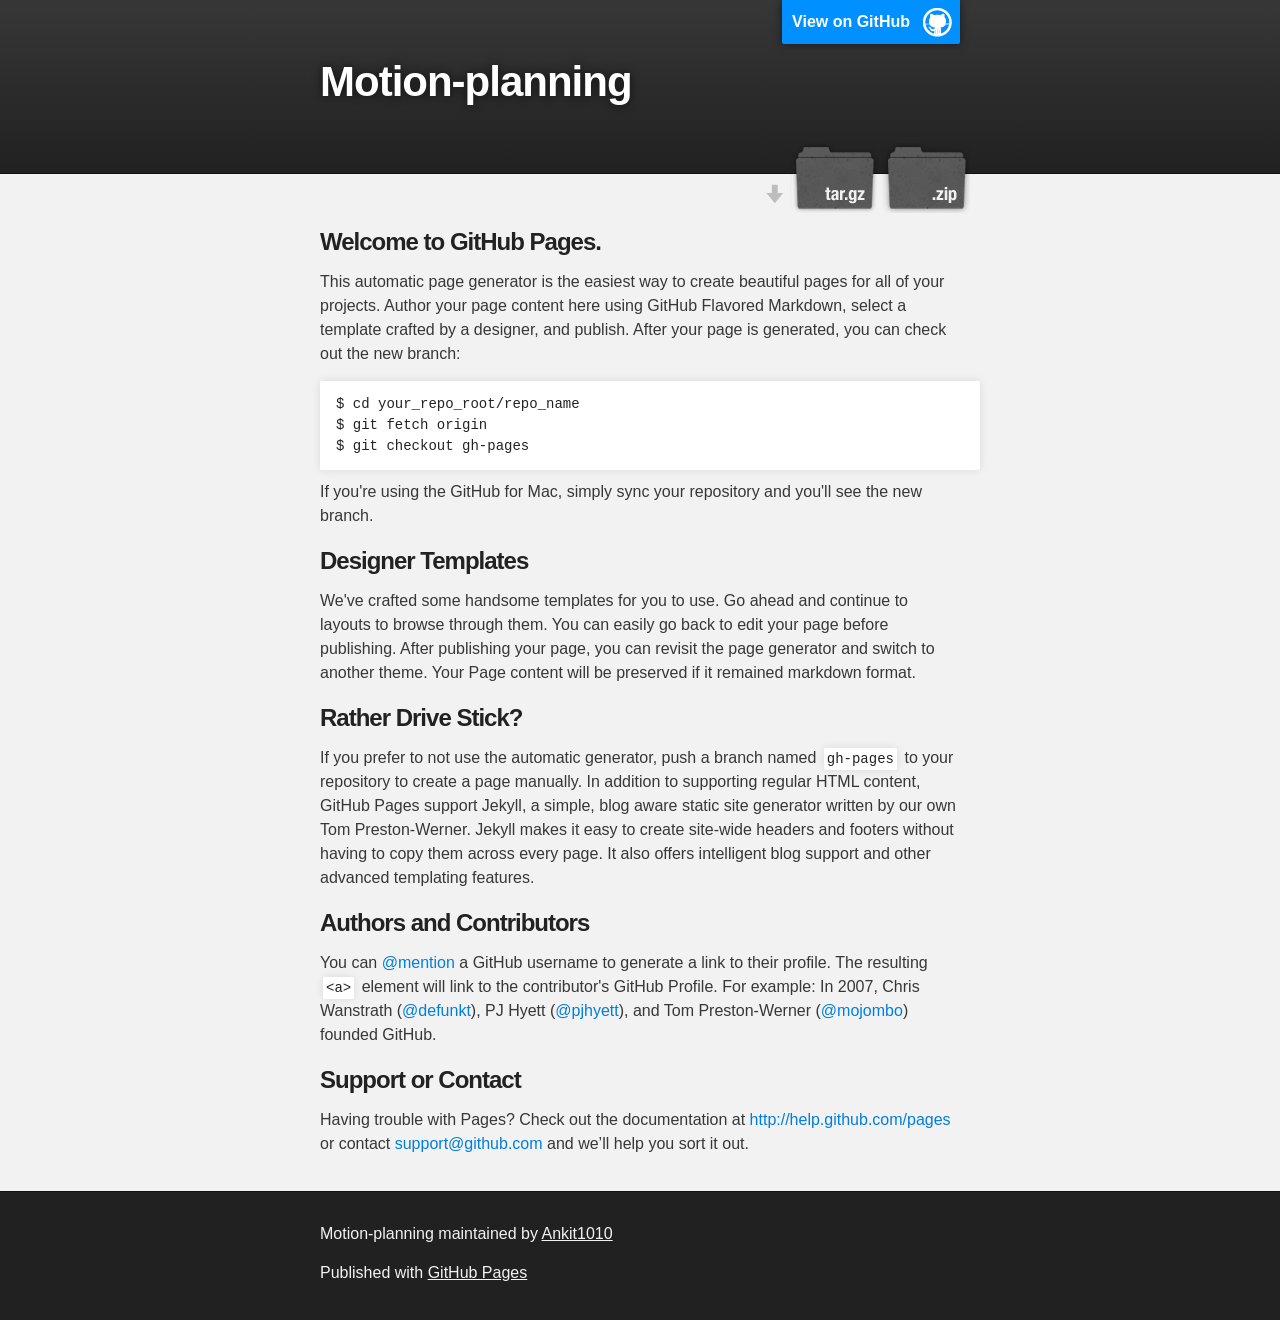
<file: index.html>
<!DOCTYPE html>
<html>

  <head>
    <meta charset='utf-8' />
    <meta http-equiv="X-UA-Compatible" content="chrome=1" />
    <meta name="description" content="Motion-planning : " />

    <link rel="stylesheet" type="text/css" media="screen" href="stylesheets/stylesheet.css">

    <title>Motion-planning</title>
  </head>

  <body>

    <!-- HEADER -->
    <div id="header_wrap" class="outer">
        <header class="inner">
          <a id="forkme_banner" href="https://github.com/Ankit1010/motion-planning">View on GitHub</a>

          <h1 id="project_title">Motion-planning</h1>
          <h2 id="project_tagline"></h2>

            <section id="downloads">
              <a class="zip_download_link" href="https://github.com/Ankit1010/motion-planning/zipball/master">Download this project as a .zip file</a>
              <a class="tar_download_link" href="https://github.com/Ankit1010/motion-planning/tarball/master">Download this project as a tar.gz file</a>
            </section>
        </header>
    </div>

    <!-- MAIN CONTENT -->
    <div id="main_content_wrap" class="outer">
      <section id="main_content" class="inner">
        <h3>
<a name="welcome-to-github-pages" class="anchor" href="#welcome-to-github-pages"><span class="octicon octicon-link"></span></a>Welcome to GitHub Pages.</h3>

<p>This automatic page generator is the easiest way to create beautiful pages for all of your projects. Author your page content here using GitHub Flavored Markdown, select a template crafted by a designer, and publish. After your page is generated, you can check out the new branch:</p>

<pre><code>$ cd your_repo_root/repo_name
$ git fetch origin
$ git checkout gh-pages
</code></pre>

<p>If you're using the GitHub for Mac, simply sync your repository and you'll see the new branch.</p>

<h3>
<a name="designer-templates" class="anchor" href="#designer-templates"><span class="octicon octicon-link"></span></a>Designer Templates</h3>

<p>We've crafted some handsome templates for you to use. Go ahead and continue to layouts to browse through them. You can easily go back to edit your page before publishing. After publishing your page, you can revisit the page generator and switch to another theme. Your Page content will be preserved if it remained markdown format.</p>

<h3>
<a name="rather-drive-stick" class="anchor" href="#rather-drive-stick"><span class="octicon octicon-link"></span></a>Rather Drive Stick?</h3>

<p>If you prefer to not use the automatic generator, push a branch named <code>gh-pages</code> to your repository to create a page manually. In addition to supporting regular HTML content, GitHub Pages support Jekyll, a simple, blog aware static site generator written by our own Tom Preston-Werner. Jekyll makes it easy to create site-wide headers and footers without having to copy them across every page. It also offers intelligent blog support and other advanced templating features.</p>

<h3>
<a name="authors-and-contributors" class="anchor" href="#authors-and-contributors"><span class="octicon octicon-link"></span></a>Authors and Contributors</h3>

<p>You can <a href="https://github.com/blog/821" class="user-mention">@mention</a> a GitHub username to generate a link to their profile. The resulting <code>&lt;a&gt;</code> element will link to the contributor's GitHub Profile. For example: In 2007, Chris Wanstrath (<a href="https://github.com/defunkt" class="user-mention">@defunkt</a>), PJ Hyett (<a href="https://github.com/pjhyett" class="user-mention">@pjhyett</a>), and Tom Preston-Werner (<a href="https://github.com/mojombo" class="user-mention">@mojombo</a>) founded GitHub.</p>

<h3>
<a name="support-or-contact" class="anchor" href="#support-or-contact"><span class="octicon octicon-link"></span></a>Support or Contact</h3>

<p>Having trouble with Pages? Check out the documentation at <a href="http://help.github.com/pages">http://help.github.com/pages</a> or contact <a href="mailto:support@github.com">support@github.com</a> and we’ll help you sort it out.</p>
      </section>
    </div>

    <!-- FOOTER  -->
    <div id="footer_wrap" class="outer">
      <footer class="inner">
        <p class="copyright">Motion-planning maintained by <a href="https://github.com/Ankit1010">Ankit1010</a></p>
        <p>Published with <a href="http://pages.github.com">GitHub Pages</a></p>
      </footer>
    </div>



  </body>
</html>
</file>
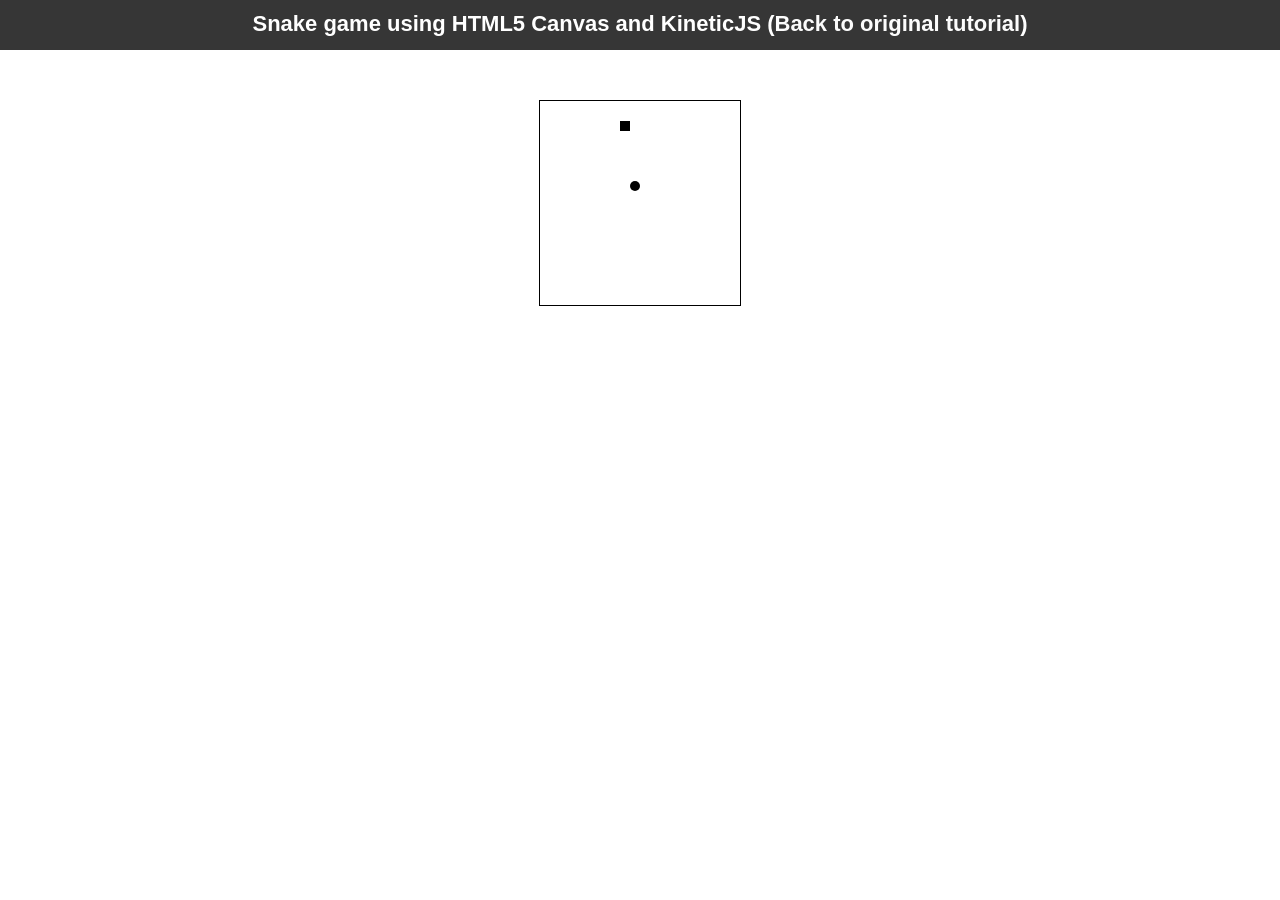
<file: sources350/index.html>
<!DOCTYPE html>
<html lang="en" >
<head>
    <meta charset="utf-8" />
    <meta content="width=device-width, initial-scale=1" name="viewport" />

    <meta name="author" content="Script Tutorials" />
    <title>Snake game using HTML5 Canvas and KineticJS | Script Tutorials</title>

    <!-- add styles -->
    <link href="css/main.css" rel="stylesheet" type="text/css" />

    <!-- add scripts -->
    <script src="js/jquery-1.9.1.min.js"></script>
    <script src="js/kinetic-v4.5.0.min.js"></script>
</head>
<body>
    <header>
        <h2>Snake game using HTML5 Canvas and KineticJS (<a href="http://www.script-tutorials.com/snake-game-using-html5-canvas-and-kineticjs/">Back to original tutorial</a>)</h2>
    </header>

    <div class="main" id="container"></div>
    <script src="js/main.js"></script>
</body>
</html>
</file>
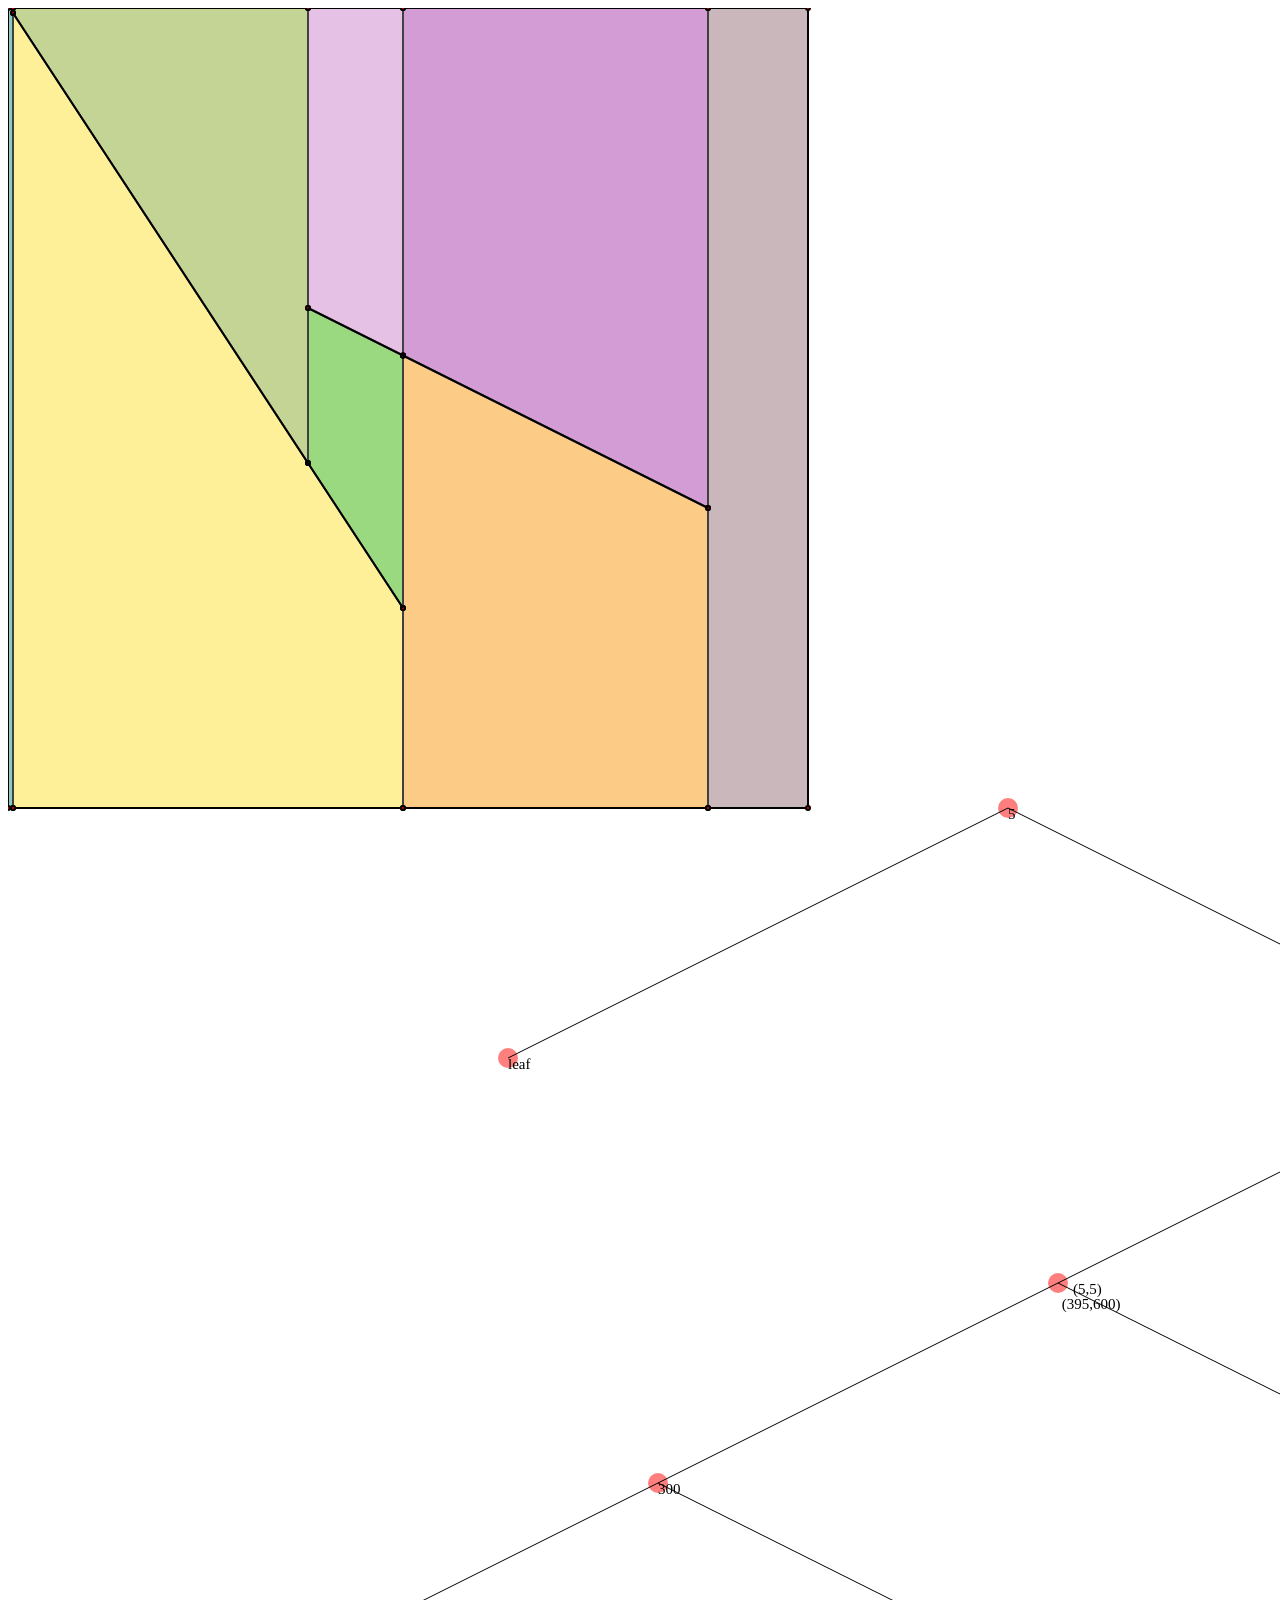
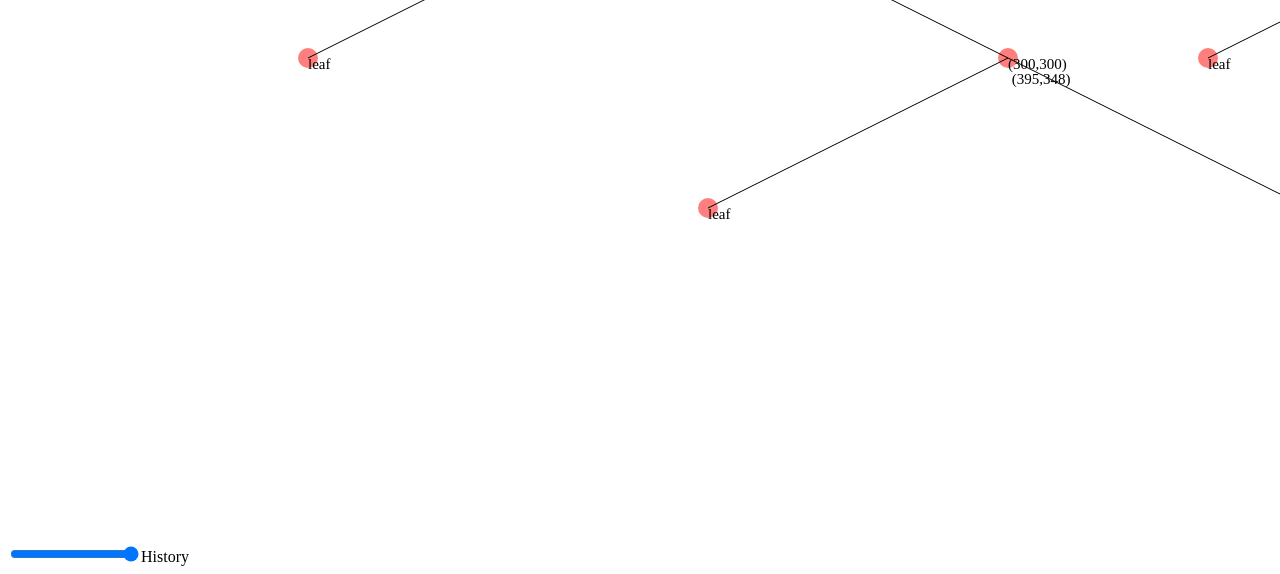
<file: app.html>
<!DOCTYPE html>
<html>
<head>
  <title>App</title>
</head>

<body>
  <div id="container"></div>
    <input id="historySlider" type="range">History</input>
  <canvas id="tree"></canvas>

  <script type="text/javascript" src="javascripts/libs/jquery-2.1.1.min.js"></script>
  <script type="text/javascript" src="javascripts/libs/kinetic-v5.1.0.min.js"></script>
  <script type="text/javascript" src="javascripts/libs/lodash.js"></script>
  <script type="text/javascript" src="javascripts/libs/numeric-1.2.6.min.js"></script>
    <script type="text/javascript" src="javascripts/libs/dracula/Curry-1.0.1.js"></script>
    <script type="text/javascript" src="javascripts/libs/dracula/raphael-min.js"></script>
    <script type="text/javascript" src="javascripts/libs/dracula/seedrandom.js"></script>
    <script type="text/javascript" src="javascripts/libs/dracula/dracula_graffle.js"></script>
    <script type="text/javascript" src="javascripts/libs/dracula/dracula_algorithms.js"></script>
    <script type="text/javascript" src="javascripts/libs/dracula/dracula_graph.js"></script>



  <script type="text/javascript" src="javascripts/lines.js"></script>
  <script type="text/javascript" src="javascripts/models.js"></script>
  <script type="text/javascript" src="javascripts/trapmaps.js"></script>
  <script type="text/javascript" src="javascripts/main.js"></script>

  <script type='text/javascript' id='lt_ws' src='http://localhost:57424/socket.io/lighttable/ws.js'></script>
</body>

</html>
</file>
<file: stylesheets/stylesheet.css>
/*******************************************************************************
Slate Theme for GitHub Pages
by Jason Costello, @jsncostello
*******************************************************************************/

@import url(pygment_trac.css);

/*******************************************************************************
MeyerWeb Reset
*******************************************************************************/

html, body, div, span, applet, object, iframe,
h1, h2, h3, h4, h5, h6, p, blockquote, pre,
a, abbr, acronym, address, big, cite, code,
del, dfn, em, img, ins, kbd, q, s, samp,
small, strike, strong, sub, sup, tt, var,
b, u, i, center,
dl, dt, dd, ol, ul, li,
fieldset, form, label, legend,
table, caption, tbody, tfoot, thead, tr, th, td,
article, aside, canvas, details, embed,
figure, figcaption, footer, header, hgroup,
menu, nav, output, ruby, section, summary,
time, mark, audio, video {
  margin: 0;
  padding: 0;
  border: 0;
  font: inherit;
  vertical-align: baseline;
}

/* HTML5 display-role reset for older browsers */
article, aside, details, figcaption, figure,
footer, header, hgroup, menu, nav, section {
  display: block;
}

ol, ul {
  list-style: none;
}

table {
  border-collapse: collapse;
  border-spacing: 0;
}

/*******************************************************************************
Theme Styles
*******************************************************************************/

body {
  box-sizing: border-box;
  color:#373737;
  background: #212121;
  font-size: 16px;
  font-family: 'Myriad Pro', Calibri, Helvetica, Arial, sans-serif;
  line-height: 1.5;
  -webkit-font-smoothing: antialiased;
}

h1, h2, h3, h4, h5, h6 {
  margin: 10px 0;
  font-weight: 700;
  color:#222222;
  font-family: 'Lucida Grande', 'Calibri', Helvetica, Arial, sans-serif;
  letter-spacing: -1px;
}

h1 {
  font-size: 36px;
  font-weight: 700;
}

h2 {
  padding-bottom: 10px;
  font-size: 32px;
  background: url('../images/bg_hr.png') repeat-x bottom;
}

h3 {
  font-size: 24px;
}

h4 {
  font-size: 21px;
}

h5 {
  font-size: 18px;
}

h6 {
  font-size: 16px;
}

p {
  margin: 10px 0 15px 0;
}

footer p {
  color: #f2f2f2;
}

a {
  text-decoration: none;
  color: #007edf;
  text-shadow: none;

  transition: color 0.5s ease;
  transition: text-shadow 0.5s ease;
  -webkit-transition: color 0.5s ease;
  -webkit-transition: text-shadow 0.5s ease;
  -moz-transition: color 0.5s ease;
  -moz-transition: text-shadow 0.5s ease;
  -o-transition: color 0.5s ease;
  -o-transition: text-shadow 0.5s ease;
  -ms-transition: color 0.5s ease;
  -ms-transition: text-shadow 0.5s ease;
}

a:hover, a:focus {text-decoration: underline;}

footer a {
  color: #F2F2F2;
  text-decoration: underline;
}

em {
  font-style: italic;
}

strong {
  font-weight: bold;
}

img {
  position: relative;
  margin: 0 auto;
  max-width: 739px;
  padding: 5px;
  margin: 10px 0 10px 0;
  border: 1px solid #ebebeb;

  box-shadow: 0 0 5px #ebebeb;
  -webkit-box-shadow: 0 0 5px #ebebeb;
  -moz-box-shadow: 0 0 5px #ebebeb;
  -o-box-shadow: 0 0 5px #ebebeb;
  -ms-box-shadow: 0 0 5px #ebebeb;
}

p img {
  display: inline;
  margin: 0;
  padding: 0;
  vertical-align: middle;
  text-align: center;
  border: none;
}

pre, code {
  width: 100%;
  color: #222;
  background-color: #fff;

  font-family: Monaco, "Bitstream Vera Sans Mono", "Lucida Console", Terminal, monospace;
  font-size: 14px;

  border-radius: 2px;
  -moz-border-radius: 2px;
  -webkit-border-radius: 2px;
}

pre {
  width: 100%;
  padding: 10px;
  box-shadow: 0 0 10px rgba(0,0,0,.1);
  overflow: auto;
}

code {
  padding: 3px;
  margin: 0 3px;
  box-shadow: 0 0 10px rgba(0,0,0,.1);
}

pre code {
  display: block;
  box-shadow: none;
}

blockquote {
  color: #666;
  margin-bottom: 20px;
  padding: 0 0 0 20px;
  border-left: 3px solid #bbb;
}


ul, ol, dl {
  margin-bottom: 15px
}

ul {
  list-style: inside;
  padding-left: 20px;
}

ol {
  list-style: decimal inside;
  padding-left: 20px;
}

dl dt {
  font-weight: bold;
}

dl dd {
  padding-left: 20px;
  font-style: italic;
}

dl p {
  padding-left: 20px;
  font-style: italic;
}

hr {
  height: 1px;
  margin-bottom: 5px;
  border: none;
  background: url('../images/bg_hr.png') repeat-x center;
}

table {
  border: 1px solid #373737;
  margin-bottom: 20px;
  text-align: left;
 }

th {
  font-family: 'Lucida Grande', 'Helvetica Neue', Helvetica, Arial, sans-serif;
  padding: 10px;
  background: #373737;
  color: #fff;
 }

td {
  padding: 10px;
  border: 1px solid #373737;
 }

form {
  background: #f2f2f2;
  padding: 20px;
}

/*******************************************************************************
Full-Width Styles
*******************************************************************************/

.outer {
  width: 100%;
}

.inner {
  position: relative;
  max-width: 640px;
  padding: 20px 10px;
  margin: 0 auto;
}

#forkme_banner {
  display: block;
  position: absolute;
  top:0;
  right: 10px;
  z-index: 10;
  padding: 10px 50px 10px 10px;
  color: #fff;
  background: url('../images/blacktocat.png') #0090ff no-repeat 95% 50%;
  font-weight: 700;
  box-shadow: 0 0 10px rgba(0,0,0,.5);
  border-bottom-left-radius: 2px;
  border-bottom-right-radius: 2px;
}

#header_wrap {
  background: #212121;
  background: -moz-linear-gradient(top, #373737, #212121);
  background: -webkit-linear-gradient(top, #373737, #212121);
  background: -ms-linear-gradient(top, #373737, #212121);
  background: -o-linear-gradient(top, #373737, #212121);
  background: linear-gradient(top, #373737, #212121);
}

#header_wrap .inner {
  padding: 50px 10px 30px 10px;
}

#project_title {
  margin: 0;
  color: #fff;
  font-size: 42px;
  font-weight: 700;
  text-shadow: #111 0px 0px 10px;
}

#project_tagline {
  color: #fff;
  font-size: 24px;
  font-weight: 300;
  background: none;
  text-shadow: #111 0px 0px 10px;
}

#downloads {
  position: absolute;
  width: 210px;
  z-index: 10;
  bottom: -40px;
  right: 0;
  height: 70px;
  background: url('../images/icon_download.png') no-repeat 0% 90%;
}

.zip_download_link {
  display: block;
  float: right;
  width: 90px;
  height:70px;
  text-indent: -5000px;
  overflow: hidden;
  background: url(../images/sprite_download.png) no-repeat bottom left;
}

.tar_download_link {
  display: block;
  float: right;
  width: 90px;
  height:70px;
  text-indent: -5000px;
  overflow: hidden;
  background: url(../images/sprite_download.png) no-repeat bottom right;
  margin-left: 10px;
}

.zip_download_link:hover {
  background: url(../images/sprite_download.png) no-repeat top left;
}

.tar_download_link:hover {
  background: url(../images/sprite_download.png) no-repeat top right;
}

#main_content_wrap {
  background: #f2f2f2;
  border-top: 1px solid #111;
  border-bottom: 1px solid #111;
}

#main_content {
  padding-top: 40px;
}

#footer_wrap {
  background: #212121;
}



/*******************************************************************************
Small Device Styles
*******************************************************************************/

@media screen and (max-width: 480px) {
  body {
    font-size:14px;
  }

  #downloads {
    display: none;
  }

  .inner {
    min-width: 320px;
    max-width: 480px;
  }

  #project_title {
  font-size: 32px;
  }

  h1 {
    font-size: 28px;
  }

  h2 {
    font-size: 24px;
  }

  h3 {
    font-size: 21px;
  }

  h4 {
    font-size: 18px;
  }

  h5 {
    font-size: 14px;
  }

  h6 {
    font-size: 12px;
  }

  code, pre {
    min-width: 320px;
    max-width: 480px;
    font-size: 11px;
  }

}
</file>
<file: sources350/css/main.css>
* {
    margin: 0;
    padding: 0;
}
header {
    background-color:rgba(33, 33, 33, 0.9);
    color:#ffffff;
    display:block;
    font: 14px/1.3 Arial,sans-serif;
    height:50px;
    position:relative;
}
header h2{
    font-size: 22px;
    margin: 0px auto;
    padding: 10px 0;
    width: 80%;
    text-align: center;
}
header a, a:visited {
    text-decoration:none;
    color:#fcfcfc;
}
.main {
    border: 1px solid #000;
    margin: 50px auto;
    width: 200px;
}
</file>
